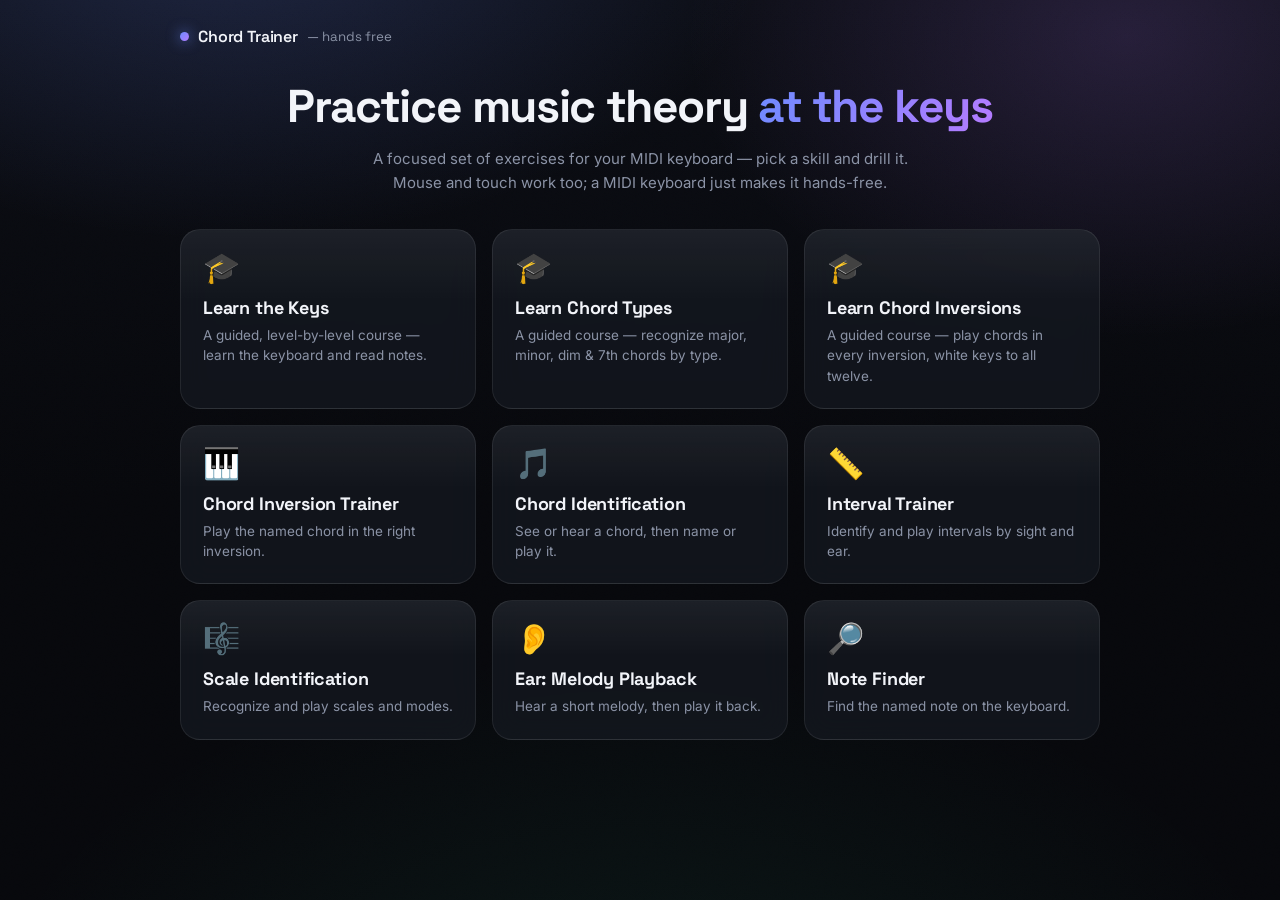
<file: index.html>
<!DOCTYPE html>
<html lang="en">
<head>
<meta charset="UTF-8" />
<meta name="viewport" content="width=device-width, initial-scale=1.0, viewport-fit=cover" />
<meta name="theme-color" content="#07080c" />
<meta name="description" content="A hands-free music-theory practice suite for MIDI keyboards — chords, inversions, intervals, scales, and ear training." />
<title>Chord Trainer Suite</title>
<link rel="preconnect" href="https://fonts.googleapis.com" />
<link rel="preconnect" href="https://fonts.gstatic.com" crossorigin />
<link href="https://fonts.googleapis.com/css2?family=Space+Grotesk:wght@400;500;600;700&family=Inter:wght@400;500;600;700&family=JetBrains+Mono:wght@500;600&display=swap" rel="stylesheet" />
<link rel="stylesheet" href="shared/base.css" />
</head>
<body>
<div class="wrap">

  <div class="topbar">
    <div class="brand"><span class="dot"></span>Chord Trainer <small>— hands free</small></div>
  </div>

  <div class="hub-hero">
    <h1>Practice music theory <span class="accent">at the keys</span></h1>
    <p>A focused set of exercises for your MIDI keyboard — pick a skill and drill it. Mouse and touch work too; a MIDI keyboard just makes it hands-free.</p>
  </div>

  <div class="grid" id="grid"></div>

</div>

<script src="shared/theory.js"></script>
<script>
"use strict";
// Each exercise: {name, href, ico, desc, ready}. Set ready:true as each batch ships.
const EXERCISES = [
  { name:"Learn the Keys", href:"exercises/learn-keys.html", ico:"🎓",
    desc:"A guided, level-by-level course — learn the keyboard and read notes.", ready:true },
  { name:"Learn Chord Types", href:"exercises/learn-chord-types.html", ico:"🎓",
    desc:"A guided course — recognize major, minor, dim & 7th chords by type.", ready:true },
  { name:"Learn Chord Inversions", href:"exercises/learn-inversions.html", ico:"🎓",
    desc:"A guided course — play chords in every inversion, white keys to all twelve.", ready:true },
  { name:"Chord Inversion Trainer", href:"exercises/chord-inversion.html", ico:"🎹",
    desc:"Play the named chord in the right inversion.", ready:true },
  { name:"Chord Identification", href:"exercises/chord-id.html", ico:"🎵",
    desc:"See or hear a chord, then name or play it.", ready:true },
  { name:"Interval Trainer", href:"exercises/interval.html", ico:"📏",
    desc:"Identify and play intervals by sight and ear.", ready:true },
  { name:"Scale Identification", href:"exercises/scale.html", ico:"🎼",
    desc:"Recognize and play scales and modes.", ready:true },
  { name:"Ear: Melody Playback", href:"exercises/ear-melody.html", ico:"👂",
    desc:"Hear a short melody, then play it back.", ready:true },
  { name:"Note Finder", href:"exercises/note-finder.html", ico:"🔎",
    desc:"Find the named note on the keyboard.", ready:true },
];
const grid = document.getElementById("grid");
grid.innerHTML = EXERCISES.map(e=>{
  const cls = "card" + (e.ready ? "" : " soon");
  const badge = e.ready ? "" : `<span class="badge">Soon</span>`;
  const inner = `${badge}<div class="ico">${e.ico}</div><h3>${e.name}</h3><p>${e.desc}</p>`;
  return e.ready
    ? `<a class="${cls}" href="${e.href}">${inner}</a>`
    : `<div class="${cls}">${inner}</div>`;
}).join("");
</script>
</body>
</html>
</file>
<file: shared/base.css>
/* Shared theme + components for the Chord Trainer suite. */
:root {
  --bg: #07080c;
  --bg-2: #0b0d14;
  --panel: rgba(22, 25, 34, 0.72);
  --panel-solid: #12141c;
  --panel2: rgba(38, 43, 58, 0.6);
  --text: #f2f4f9;
  --muted: #8b93a6;
  --muted-2: #656d80;
  --accent: #6d8bff;
  --accent-2: #b57bff;
  --accent-soft: rgba(109, 139, 255, 0.14);
  --good: #3ddca0;
  --bad: #ff6b81;
  --warn: #ffcf5b;
  --border: rgba(255, 255, 255, 0.08);
  --border-strong: rgba(255, 255, 255, 0.14);
  --shadow: 0 24px 60px -24px rgba(0, 0, 0, 0.85);
  --radius: 24px;
  --font: "Inter", -apple-system, BlinkMacSystemFont, "Segoe UI", Roboto, sans-serif;
  --font-display: "Space Grotesk", "Inter", sans-serif;
  --font-mono: "JetBrains Mono", ui-monospace, "SF Mono", monospace;
  --ease: cubic-bezier(0.22, 1, 0.36, 1);
}
* { box-sizing: border-box; }
html { -webkit-text-size-adjust: 100%; }
body {
  margin: 0;
  font-family: var(--font);
  color: var(--text);
  min-height: 100vh;
  padding: 26px 16px calc(60px + env(safe-area-inset-bottom));
  background: var(--bg);
  position: relative;
  overflow-x: hidden;
  -webkit-font-smoothing: antialiased;
}
/* layered ambient aurora backdrop */
body::before {
  content: "";
  position: fixed; inset: 0; z-index: -2;
  background:
    radial-gradient(900px 520px at 18% -8%, rgba(109, 139, 255, 0.20), transparent 60%),
    radial-gradient(760px 520px at 88% 4%, rgba(181, 123, 255, 0.16), transparent 58%),
    radial-gradient(1100px 700px at 50% 120%, rgba(61, 220, 160, 0.08), transparent 62%),
    linear-gradient(180deg, var(--bg-2) 0%, var(--bg) 55%);
}
/* film grain to kill digital sterility */
body::after {
  content: "";
  position: fixed; inset: 0; z-index: -1; pointer-events: none;
  opacity: 0.035; mix-blend-mode: overlay;
  background-image: url("data:image/svg+xml,%3Csvg xmlns='http://www.w3.org/2000/svg' width='140' height='140'%3E%3Cfilter id='n'%3E%3CfeTurbulence type='fractalNoise' baseFrequency='0.9' numOctaves='3'/%3E%3C/filter%3E%3Crect width='100%25' height='100%25' filter='url(%23n)'/%3E%3C/svg%3E");
}
.wrap { max-width: 920px; margin: 0 auto; position: relative; z-index: 1; }

.topbar { display: flex; align-items: center; justify-content: space-between; gap: 12px; margin-bottom: 22px; }
.brand {
  font-family: var(--font-display);
  font-size: 16px; font-weight: 600; letter-spacing: -0.01em;
  display: flex; align-items: center; gap: 9px;
}
.brand .dot {
  width: 9px; height: 9px; border-radius: 50%;
  background: linear-gradient(135deg, var(--accent), var(--accent-2));
  box-shadow: 0 0 14px rgba(109, 139, 255, 0.8);
}
.brand small { color: var(--muted); font-weight: 400; letter-spacing: 0; }
.brand .home { text-decoration: none; color: var(--muted); font-size: 18px; line-height: 1; transition: color .2s; }
.brand .home:hover { color: var(--text); }
.status {
  font-size: 12px; padding: 6px 12px; border-radius: 999px;
  background: var(--panel); border: 1px solid var(--border); color: var(--muted);
  white-space: nowrap; overflow: hidden; text-overflow: ellipsis; max-width: 46vw;
  backdrop-filter: blur(14px); -webkit-backdrop-filter: blur(14px);
  transition: color 0.3s, border-color 0.3s, box-shadow 0.3s;
}
.status.connected {
  color: var(--good); border-color: rgba(61, 220, 160, 0.4);
  box-shadow: 0 0 0 1px rgba(61, 220, 160, 0.12), 0 0 18px -4px rgba(61, 220, 160, 0.45);
}

/* ---- HERO: the prompt, big and clear ---- */
.hero {
  background:
    linear-gradient(180deg, rgba(255,255,255,0.06), rgba(255,255,255,0) 34%),
    var(--panel);
  border: 1px solid var(--border-strong);
  border-radius: 28px;
  padding: 34px 30px 26px;
  text-align: center;
  margin-bottom: 18px;
  position: relative;
  overflow: hidden;
  box-shadow: var(--shadow);
  backdrop-filter: blur(22px); -webkit-backdrop-filter: blur(22px);
}
/* soft moving glow behind the prompt */
.hero::before {
  content: "";
  position: absolute; top: -40%; left: 50%; width: 520px; height: 520px;
  transform: translateX(-50%);
  background: radial-gradient(circle, rgba(109,139,255,0.22), transparent 62%);
  pointer-events: none;
}
.hero > * { position: relative; }
.hero .eyebrow { color: var(--muted); font-size: 11px; text-transform: uppercase; letter-spacing: 3.5px; font-weight: 600; }
.chord-name {
  font-family: var(--font-display);
  font-size: clamp(52px, 13vw, 88px); font-weight: 700; line-height: 1.02;
  letter-spacing: -0.03em; margin: 10px 0 4px;
}
.chord-name .root { color: var(--text); }
.chord-name .qual {
  background: linear-gradient(120deg, var(--accent), var(--accent-2));
  -webkit-background-clip: text; background-clip: text; -webkit-text-fill-color: transparent;
}
.chord-name.pop { animation: pop 0.5s var(--ease); }
@keyframes pop { 0% { opacity: 0; transform: translateY(14px) scale(0.96); } 100% { opacity: 1; transform: none; } }
.inv-badge {
  display: inline-block; margin-top: 12px;
  font-size: 15px; font-weight: 600; letter-spacing: 0.02em;
  padding: 8px 20px; border-radius: 999px;
  background: var(--accent-soft); border: 1px solid rgba(109, 140, 255, 0.4); color: #b9caff;
  backdrop-filter: blur(8px);
}
.inv-badge:empty { display: none; }   /* no stray pill when cleared (ear-only / conveyor) */
.bassline { margin-top: 16px; color: var(--muted); font-size: 15px; }
.bassline b { color: var(--text); font-family: var(--font-mono); }
.prompt-notes { margin-top: 8px; font-size: 15px; letter-spacing: .5px; min-height: 20px; font-family: var(--font-mono); }
.prompt-notes.reveal { color: var(--good); font-weight: 600; }
.tries { font-size: 12px; color: var(--warn); min-height: 15px; margin-top: 8px; }
.seq-dots { display: flex; gap: 10px; justify-content: center; min-height: 16px; margin-top: 12px; }
.seq-dots .dot {
  width: 12px; height: 12px; border-radius: 50%;
  background: var(--accent-soft); border: 1px solid rgba(109, 140, 255, 0.35);
  transition: transform .2s var(--ease), background .2s var(--ease), box-shadow .2s var(--ease);
}
.seq-dots .dot.done {
  background: linear-gradient(135deg, var(--accent), var(--accent-2));
  border-color: transparent; transform: scale(1.15);
  box-shadow: 0 0 10px rgba(109, 139, 255, 0.6);
}
.feedback { min-height: 30px; font-size: 19px; font-weight: 700; margin-top: 10px; font-family: var(--font-display); letter-spacing: -0.01em; }
.feedback.good { color: var(--good); animation: bump 0.4s var(--ease); }
.feedback.bad { color: var(--bad); animation: shake 0.4s ease; }
@keyframes bump { 0% { transform: scale(0.8); opacity: 0; } 60% { transform: scale(1.06); } 100% { transform: scale(1); opacity: 1; } }
@keyframes shake { 0%,100% { transform: translateX(0); } 20% { transform: translateX(-6px); } 40% { transform: translateX(6px); } 60% { transform: translateX(-4px); } 80% { transform: translateX(4px); } }
.liveread { min-height: 22px; margin-top: 4px; font-size: 14px; color: var(--muted); font-family: var(--font-mono); }
.liveread b { color: var(--accent); font-weight: 600; }
.liveread.match b { color: var(--good); }
.timerbar {
  position: absolute; left: 0; bottom: 0; height: 4px; width: 100%;
  background: linear-gradient(90deg, var(--accent), var(--accent-2));
  transform-origin: left; transition: transform .1s linear; opacity: 0;
  box-shadow: 0 0 12px rgba(109, 139, 255, 0.7);
}

/* ---- controls ---- */
.controls { display: flex; flex-wrap: wrap; gap: 11px; justify-content: center; align-items: center; margin-bottom: 22px; }
button {
  font-family: var(--font);
  background: linear-gradient(135deg, var(--accent), #5a7bf0);
  color: #fff; border: none;
  padding: 12px 20px; border-radius: 13px; font-size: 14px; font-weight: 600; cursor: pointer;
  letter-spacing: 0.01em;
  box-shadow: 0 8px 22px -10px rgba(109, 139, 255, 0.9), inset 0 1px 0 rgba(255,255,255,0.25);
  transition: transform 0.18s var(--ease), box-shadow 0.18s var(--ease), background 0.2s;
}
button:hover { transform: translateY(-2px); box-shadow: 0 14px 30px -10px rgba(109, 139, 255, 0.95), inset 0 1px 0 rgba(255,255,255,0.3); }
button.secondary {
  background: var(--panel2); color: var(--text);
  border: 1px solid var(--border-strong);
  box-shadow: inset 0 1px 0 rgba(255,255,255,0.05);
  backdrop-filter: blur(10px);
}
button.secondary:hover { background: rgba(48, 54, 72, 0.7); box-shadow: inset 0 1px 0 rgba(255,255,255,0.08), 0 8px 20px -12px rgba(0,0,0,0.8); }
button:active { transform: translateY(1px); }
/* primary play button — icon only */
.playbtn {
  width: 52px; height: 52px; padding: 0; border-radius: 50%;
  display: inline-flex; align-items: center; justify-content: center;
  font-size: 19px; line-height: 1;
}
.playbtn .tri { transform: translateX(1px); }

/* ---- piano ---- */
.piano-wrap {
  overflow-x: auto; margin-bottom: 20px; padding: 16px 14px;
  background: var(--panel); border: 1px solid var(--border);
  border-radius: 20px; box-shadow: var(--shadow);
  backdrop-filter: blur(18px); -webkit-backdrop-filter: blur(18px);
}
.piano { position: relative; height: 140px; margin: 0 auto; user-select: none; touch-action: none; }
.key { position: absolute; cursor: pointer; transition: background 0.12s, box-shadow 0.12s, transform 0.06s; }
.white {
  background: linear-gradient(180deg, #fdfdfd 0%, #e9ebf0 100%);
  width: 40px; height: 140px; z-index: 1;
  border: 1px solid rgba(0,0,0,0.35); border-top: none;
  border-radius: 0 0 7px 7px;
  box-shadow: inset 0 -6px 10px -6px rgba(0,0,0,0.35), inset -2px 0 3px -2px rgba(0,0,0,0.25);
}
.black {
  background: linear-gradient(180deg, #2a2e3a 0%, #0d0f15 100%);
  width: 26px; height: 88px; z-index: 2;
  border-radius: 0 0 5px 5px;
  box-shadow: inset 0 -4px 6px -3px rgba(255,255,255,0.15), 0 4px 8px -2px rgba(0,0,0,0.7);
}
.key.held-white {
  background: linear-gradient(180deg, #9fb4ff 0%, var(--accent) 100%);
  box-shadow: inset 0 -8px 14px -6px rgba(0,0,0,0.3), 0 0 18px -2px rgba(109,139,255,0.8);
  transform: translateY(1px);
}
.key.held-black {
  background: linear-gradient(180deg, #5f7ef0 0%, #3a56c4 100%);
  box-shadow: 0 0 16px -1px rgba(109,139,255,0.9);
  transform: translateY(1px);
}
.key.target::after {
  content: ""; position: absolute; left: 12%; right: 12%; bottom: 8px; height: 8px;
  border-radius: 6px; background: var(--good);
  box-shadow: 0 0 14px 1px rgba(61,220,160,0.85);
}
.key.black.target::after { left: 16%; right: 16%; bottom: 8px; }
.key .lbl { position: absolute; bottom: 6px; left: 0; right: 0; text-align: center; font-size: 10px; font-family: var(--font-mono); color: #7b8290; pointer-events: none; }
.key.black .lbl { color: #aab2c2; }

/* ---- Free Practice tile (per unit) ---- */
.tile.free { border-style: dashed; border-color: var(--border-strong); }
.tile.free:hover { border-color: var(--accent); }
.tile.free .num { -webkit-text-fill-color: var(--accent); background: none; }
.freehint { margin-top: 6px; font-size: 11px; color: var(--muted); font-family: var(--font-mono); }

/* ---- Free Practice config panel ---- */
.freepanel { max-width: 460px; margin: 4px auto 0; text-align: left; display: flex; flex-direction: column; gap: 16px; }
.freepanel .fp-sec { display: flex; flex-direction: column; gap: 8px; }
.freepanel .fp-lbl { font-size: 12px; text-transform: uppercase; letter-spacing: 1.5px; color: var(--muted); font-family: var(--font-mono); }
.freepanel .chips { justify-content: flex-start; }

/* ---- prompt conveyor (prev / current / next, slides left) ---- */
.conveyor {
  position: relative; height: 92px; margin: 4px 0 2px;
  overflow: hidden; width: 100%;
}
.conv-item {
  position: absolute; top: 50%; left: 50%;
  display: flex; align-items: center; justify-content: center;
  white-space: nowrap;
  font-family: var(--font-display); font-weight: 700; letter-spacing: -0.02em;
  font-size: clamp(44px, 11vw, 72px); line-height: 1;
  transition: transform .38s var(--ease), opacity .38s var(--ease), filter .38s var(--ease);
  will-change: transform, opacity;
}
.conv-item .root { color: var(--text); }
.conv-item .qual { color: var(--muted); }
/* chord-name conveyor slot: name over its inversion caption */
.conv-item .cc { display: flex; flex-direction: column; align-items: center; gap: 4px; }
.conv-item .cc-name { font-size: clamp(30px, 7vw, 46px); }
.conv-item .cc-inv { font-family: var(--font-mono); font-weight: 600; font-size: 13px; letter-spacing: 0.02em; color: var(--muted); }
/* the five stations: entering-right, next, current, previous, exiting-left */
.pos-in   { transform: translate(-50%,-50%) translateX(240px) scale(.42); opacity: 0; }
.pos-next { transform: translate(-50%,-50%) translateX(132px) scale(.5);  opacity: .32; filter: blur(.4px); }
.pos-cur  { transform: translate(-50%,-50%) translateX(0)     scale(1);   opacity: 1; }
.pos-prev { transform: translate(-50%,-50%) translateX(-132px) scale(.5); opacity: .32; filter: blur(.4px); }
.pos-out  { transform: translate(-50%,-50%) translateX(-240px) scale(.42); opacity: 0; }

/* ---- accuracy stars (course tiles + result screen) ---- */
.stars { display:flex; gap:4px; }
.pip {
  font-size:14px; line-height:1; color:var(--panel2);
  text-shadow:none; transition: color .18s, text-shadow .18s;
}
.pip.on { color:var(--warn); text-shadow:0 0 8px rgba(255,207,91,0.65); }

/* ---- compact score bar ---- */
.stats {
  display: inline-flex; gap: 0; margin: 0 auto 22px; flex-wrap: wrap;
  background: var(--panel); border: 1px solid var(--border); border-radius: 999px;
  padding: 6px 4px; backdrop-filter: blur(14px); -webkit-backdrop-filter: blur(14px);
  width: fit-content;
}
.stats-row { display: flex; justify-content: center; }
.stat { padding: 4px 18px; text-align: center; position: relative; }
.stat + .stat::before {
  content: ""; position: absolute; left: 0; top: 18%; bottom: 18%; width: 1px; background: var(--border);
}
.stat .n { font-size: 20px; font-weight: 700; font-family: var(--font-display); letter-spacing: -0.02em; line-height: 1.1;
  background: linear-gradient(180deg, #fff, #c6ccdb); -webkit-background-clip: text; background-clip: text; -webkit-text-fill-color: transparent; }
.stat .l { font-size: 9.5px; color: var(--muted); text-transform: uppercase; letter-spacing: 1.2px; margin-top: 2px; }

/* ---- gear icon button ---- */
.iconbtn {
  background: var(--panel); border: 1px solid var(--border); color: var(--text);
  width: 38px; height: 38px; padding: 0; border-radius: 12px; font-size: 18px; line-height: 1;
  display: inline-flex; align-items: center; justify-content: center; cursor: pointer;
  box-shadow: none; backdrop-filter: blur(14px); -webkit-backdrop-filter: blur(14px);
  transition: transform 0.18s var(--ease), border-color 0.18s, background 0.2s;
}
.iconbtn:hover { transform: translateY(-2px); background: var(--panel2); border-color: var(--border-strong); box-shadow: none; }

/* ---- settings modal (single overlay behind the gear) ---- */
.modal-backdrop {
  position: fixed; inset: 0; z-index: 40; display: none;
  background: rgba(4, 5, 9, 0.62); backdrop-filter: blur(6px); -webkit-backdrop-filter: blur(6px);
  padding: 24px 16px calc(24px + env(safe-area-inset-bottom)); overflow-y: auto;
}
.modal-backdrop.open { display: block; animation: fade 0.2s var(--ease); }
@keyframes fade { from { opacity: 0; } to { opacity: 1; } }
.modal {
  max-width: 640px; margin: 0 auto;
  background: var(--panel-solid); border: 1px solid var(--border-strong); border-radius: var(--radius);
  box-shadow: var(--shadow); animation: pop 0.35s var(--ease); overflow: hidden;
}
.modal-head {
  display: flex; align-items: center; justify-content: space-between; gap: 12px;
  padding: 18px 22px; border-bottom: 1px solid var(--border);
  font-family: var(--font-display); font-size: 17px; font-weight: 600; letter-spacing: -0.01em;
  position: sticky; top: 0; background: var(--panel-solid); z-index: 1;
}
.modal-close {
  background: var(--panel2); border: 1px solid var(--border); color: var(--muted);
  width: 32px; height: 32px; padding: 0; border-radius: 9px; font-size: 18px; cursor: pointer;
  display: inline-flex; align-items: center; justify-content: center; box-shadow: none;
}
.modal-close:hover { transform: none; color: var(--text); box-shadow: none; }
.modal-body { padding: 6px 22px 24px; }
.modal-section { padding: 16px 0; border-bottom: 1px solid var(--border); }
.modal-section:last-child { border-bottom: none; }
.modal-section > .sec-title { font-family: var(--font-display); font-size: 14px; font-weight: 600; margin: 0 0 12px; }
.settings-body h4 { margin: 14px 0 10px; font-size: 11px; color: var(--muted); text-transform: uppercase; letter-spacing: 1.4px; }
.settings-body h4:first-child { margin-top: 0; }

/* ---- chips / rows / toggles ---- */
.chips { display: flex; flex-wrap: wrap; gap: 8px; }
.chip {
  padding: 8px 14px; border-radius: 10px; background: var(--panel2); border: 1px solid var(--border);
  font-size: 13px; cursor: pointer; color: var(--muted); position: relative;
  transition: background 0.18s var(--ease), color 0.18s, border-color 0.18s, transform 0.12s;
}
.chip:hover { transform: translateY(-1px); color: var(--text); border-color: var(--border-strong); }
.chip.on {
  background: linear-gradient(135deg, var(--accent), #5a7bf0); color: #fff; border-color: transparent;
  box-shadow: 0 6px 16px -8px rgba(109,139,255,0.9);
}
.chip .miss { font-size: 10px; margin-left: 6px; opacity: .8; }
.chip.wrong { background: var(--bad); color: #fff; border-color: transparent; animation: shake 0.4s ease; }
/* answer chips shown in the hero (tap-to-name identification) */
.answers { justify-content: center; margin-top: 18px; }
.answers .chip { padding: 10px 16px; font-size: 14px; }
.row { display: flex; align-items: center; gap: 18px; font-size: 14px; margin-top: 12px; flex-wrap: wrap; }
.row label { display: flex; align-items: center; gap: 8px; cursor: pointer; }
.row input[type="checkbox"] { accent-color: var(--accent); width: 16px; height: 16px; }
/* toggle switches (replace default checkboxes) */
.switch { display: flex; align-items: center; gap: 11px; cursor: pointer; }
.switch input { position: absolute; opacity: 0; width: 0; height: 0; }
.switch .track {
  flex: none; width: 42px; height: 24px; border-radius: 999px; position: relative;
  background: var(--panel2); border: 1px solid var(--border);
  transition: background 0.22s var(--ease), border-color 0.22s;
}
.switch .track::after {
  content: ""; position: absolute; top: 2px; left: 2px; width: 18px; height: 18px; border-radius: 50%;
  background: #fff; box-shadow: 0 1px 3px rgba(0,0,0,0.45);
  transition: transform 0.22s var(--ease);
}
.switch input:checked + .track { background: linear-gradient(135deg, var(--accent), #5a7bf0); border-color: transparent; box-shadow: 0 4px 14px -6px rgba(109,139,255,0.9); }
.switch input:checked + .track::after { transform: translateX(18px); }
.switch input:focus-visible + .track { outline: 2px solid var(--accent); outline-offset: 2px; }
.switch .txt { font-size: 14px; line-height: 1.4; }
.switch-list { display: flex; flex-direction: column; gap: 14px; margin-top: 12px; }
.seg { display: inline-flex; border: 1px solid var(--border); border-radius: 11px; overflow: hidden; background: var(--panel2); }
.seg button { background: transparent; color: var(--muted); border: none; border-radius: 0; padding: 9px 16px; font-size: 13px; box-shadow: none; }
.seg button:hover { transform: none; color: var(--text); box-shadow: none; }
.seg button.on { background: linear-gradient(135deg, var(--accent), #5a7bf0); color: #fff; box-shadow: none; }
.weak-list { font-size: 13px; color: var(--muted); line-height: 1.9; }
.weak-list .none { opacity: .6; }
.linkbtn { background: none; border: none; color: var(--bad); font-size: 12px; padding: 0; cursor: pointer; box-shadow: none; }
.linkbtn:hover { transform: none; box-shadow: none; text-decoration: underline; }
select { background: var(--panel2); color: var(--text); border: 1px solid var(--border); border-radius: 9px; padding: 7px 10px; font-size: 13px; font-family: var(--font); }
.picker { background: var(--panel); border: 1px solid var(--border); border-radius: 999px; padding: 6px 12px; font-size: 12px; max-width: 46vw; backdrop-filter: blur(10px); }

/* ---- MIDI browser-support notice ---- */
.midihelp {
  background:
    linear-gradient(180deg, rgba(255,207,91,0.10), rgba(255,207,91,0.04)),
    var(--panel);
  border: 1px solid rgba(255,207,91,0.42);
  border-radius: 18px; padding: 16px 18px; margin-bottom: 18px;
  font-size: 14px; line-height: 1.6; color: var(--text);
  box-shadow: 0 18px 44px -22px rgba(0,0,0,0.8), inset 0 1px 0 rgba(255,255,255,0.05);
  backdrop-filter: blur(16px); -webkit-backdrop-filter: blur(16px);
  animation: pop 0.45s var(--ease);
}
.midihelp h4 { margin: 0 0 8px; color: var(--warn); font-size: 14px; font-family: var(--font-display); letter-spacing: -0.01em; }
.midihelp ol { margin: 10px 0 0; padding-left: 20px; }
.midihelp li { margin: 4px 0; }
.midihelp code { background: var(--panel2); border: 1px solid var(--border); padding: 1px 7px; border-radius: 6px; font-size: 12.5px; font-family: var(--font-mono); }
.midihelp .dismiss { float: right; margin-left: 12px; }

/* ---- landing / hub ---- */
.hub-hero { text-align: center; margin: 30px 0 34px; }
.hub-hero h1 { font-family: var(--font-display); font-size: clamp(30px, 6vw, 46px); font-weight: 700; letter-spacing: -0.03em; margin: 0; }
.hub-hero h1 .accent { background: linear-gradient(120deg, var(--accent), var(--accent-2)); -webkit-background-clip: text; background-clip: text; -webkit-text-fill-color: transparent; }
.hub-hero p { color: var(--muted); max-width: 560px; margin: 12px auto 0; font-size: 15px; line-height: 1.6; }
.grid { display: grid; grid-template-columns: repeat(auto-fill, minmax(230px, 1fr)); gap: 16px; }
.card {
  display: block; text-decoration: none; color: inherit; position: relative;
  background: linear-gradient(180deg, rgba(255,255,255,0.05), rgba(255,255,255,0) 40%), var(--panel);
  border: 1px solid var(--border); border-radius: 20px; padding: 22px;
  backdrop-filter: blur(14px); -webkit-backdrop-filter: blur(14px);
  transition: transform 0.2s var(--ease), border-color 0.2s, box-shadow 0.2s;
}
.card:hover { transform: translateY(-4px); border-color: var(--border-strong); box-shadow: var(--shadow); }
.card .ico { font-size: 30px; line-height: 1; }
.card h3 { font-family: var(--font-display); margin: 14px 0 6px; font-size: 18px; letter-spacing: -0.01em; }
.card p { color: var(--muted); font-size: 13.5px; margin: 0; line-height: 1.5; }
.card.soon { opacity: 0.5; pointer-events: none; }
.card .badge {
  position: absolute; top: 14px; right: 14px; font-size: 9.5px; text-transform: uppercase; letter-spacing: 1px;
  color: var(--muted); border: 1px solid var(--border); padding: 3px 8px; border-radius: 999px;
}

@media (prefers-reduced-motion: reduce) {
  *, *::before, *::after { animation-duration: 0.001s !important; transition-duration: 0.001s !important; }
}
</file>
